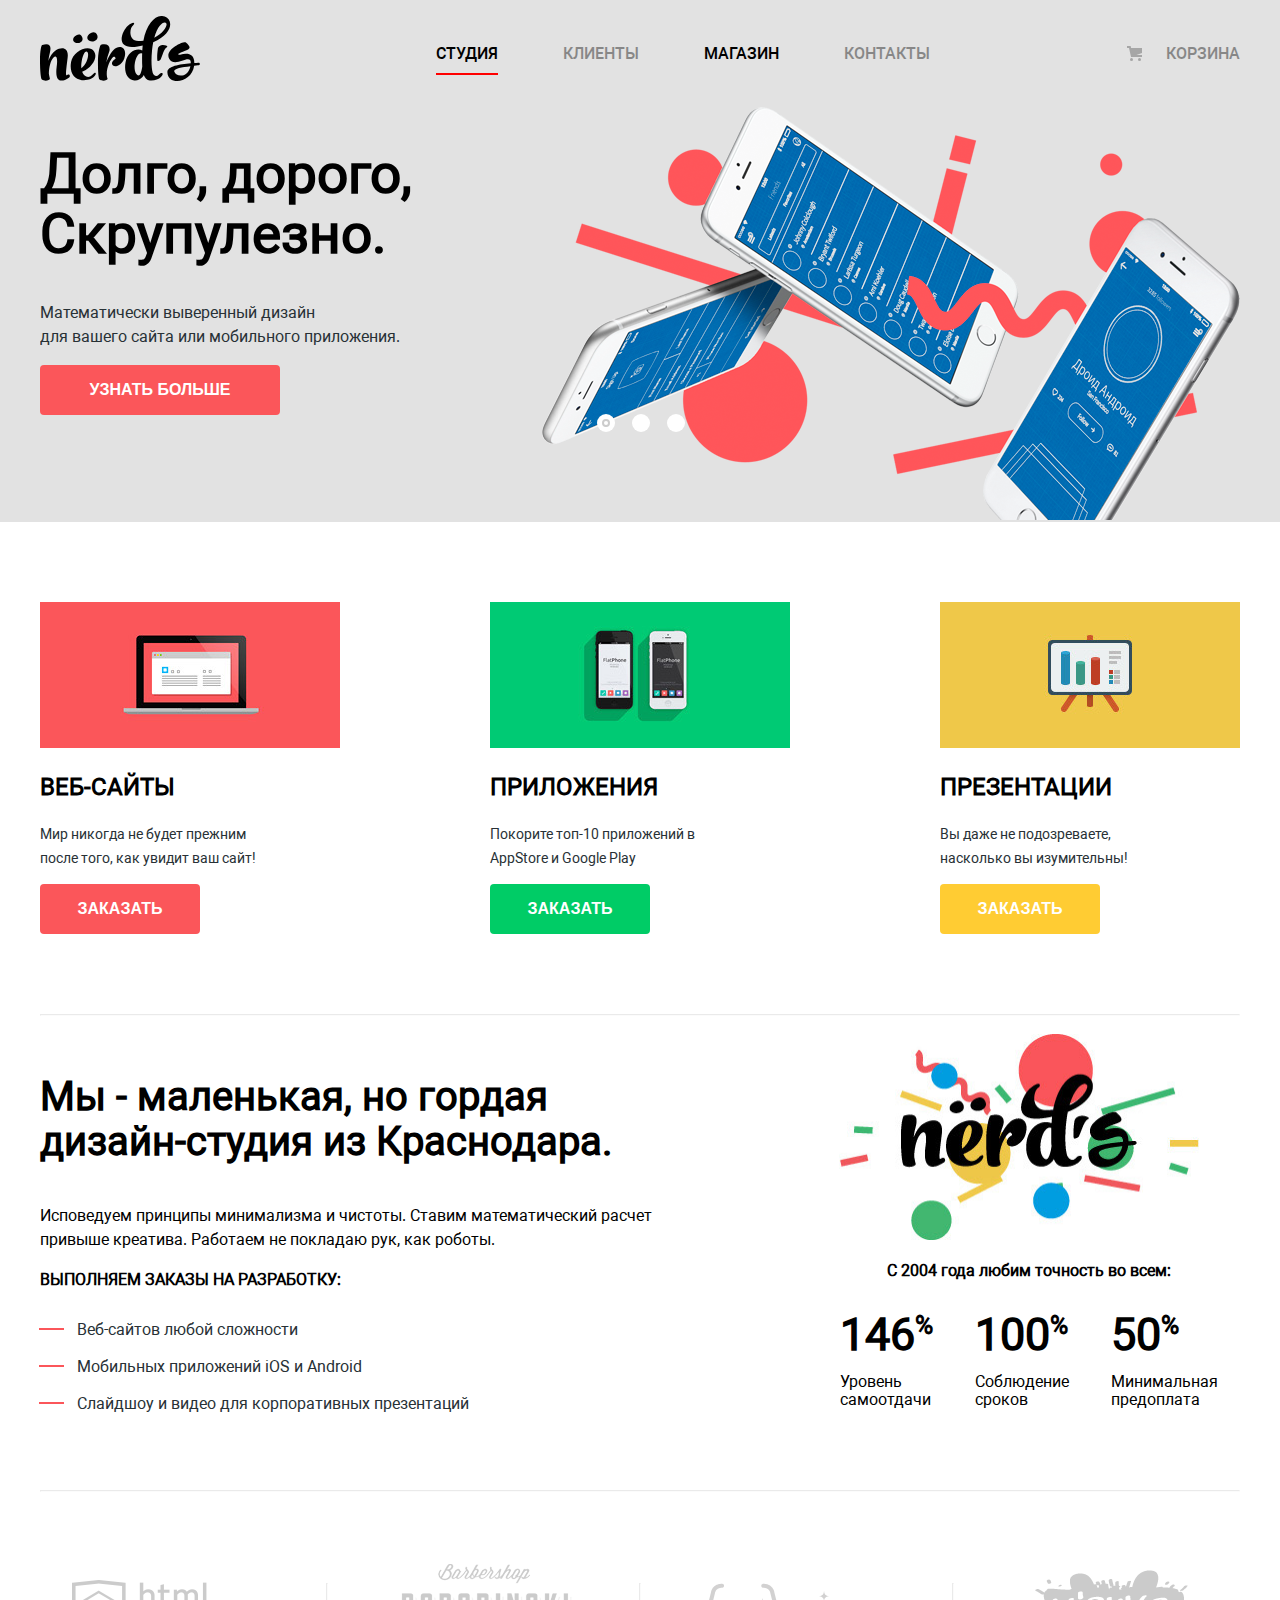
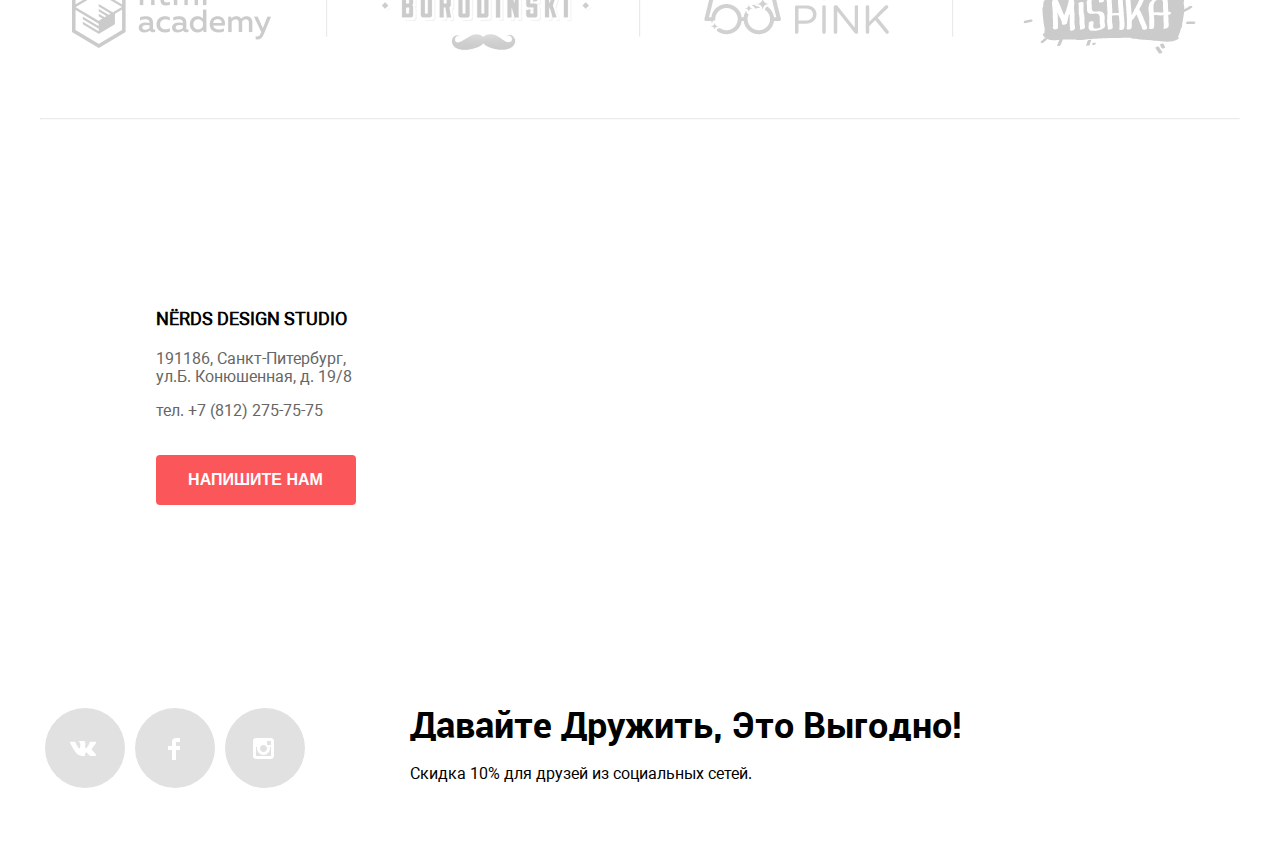
<file: index.html>
﻿<!DOCTYPE html>
<html lang="ru">
<head>
    <meta charset="UTF-8">
    <title>Главная страница "Nerd's"</title>
    <link rel="stylesheet" href="css/Style.css">
    <!-- Скрипт YMAP -->
    <script src="https://api-maps.yandex.ru/2.1/?apikey=f995437f-03a2-48ba-a815-92262155fffd&lang=ru_RU" type="text/javascript"></script>
</head>
<body>
    <div class="blur">
        <header class = "main-header">
        <div class = "wrapper">
            <nav class = "main-navigation">
                <ul class = "logo-list">
                    <li class = "navigation-item navigation-main-logo">
                        <a href = "#" class = "navigation-item main-logo">
                            <img src = "img/svg/nerds-logo.svg" alt = "Логотип Nerd's" width = "160" height = "65">
                        </a>
                    </li>
                </ul>
                <ul class = "navigation-list">
                    <li class = "navigation-item navigation-item-selected"><a href = "#">Студия</a></li>
                    <li class = "navigation-item navigation-item-disabled"><a href = "#">Клиенты</a></li>
                    <li class = "navigation-item"><a href = "catalog.html">Магазин</a></li>
                    <li class = "navigation-item navigation-item-disabled"><a href = "#">Контакты</a></li>
                </ul>
                <ul class = "navigation-backet">
                    <li class = "navigation-item navigation-backet-item navigation-item-disabled"><a href = "#">Корзина</a></li>
                </ul>
            </nav>
            <section class = "slider-advantages">
                <h1 class = "visually-hidden">Преимущества</h1>
                <ul class = "slider">
                    <li class = "slider-item slide-1  active">
                        <h1 class = "slider-advantage-title">
                            Долго, дорого, <br>
                            Скрупулезно.
                        </h1>
                        <p>
                            Математически выверенный дизайн <br>
                            для вашего сайта или мобильного приложения.
                        </p>
                        <button class = "advantage-button button-red button">
                            Узнать больше
                        </button>
                    </li>
                    <li class= " slider-item slide-2" >
                        <h1 class = "slider-advantage-title">
                            Любим математику<br>
                            как никто другой.
                        </h1>
                        <p>
                            Никакого креатива, только математические формулы <br>
                            для расчета идеальных пропорций.
                        </p>
                        <button class = "advantage-button button-red button">
                            Узнать больше
                        </button>
                    </li>
                    <li class = "slider-item slide-3">
                        <h1 class = "slider-advantage-title">
                            Только ночь, <br>
                            только хардкор.
                        </h1>
                        <p>
                            Работать днем, Как все? Мы против этого <br>
                            Ближе к полуночи работа только начинается.
                        </p>
                        <button class = "advantage-button button-red button" href = "#">
                            Узнать больше
                        </button>
                    </li>
                </ul>
                <div class = "control-panel">
                    <span class = "slide-button select" id = "slide-1-radio"></span>
                    <span class = "slide-button" id = "slide-2-radio"></span>
                    <span class = "slide-button" id = "slide-3-radio"></span>
                </div>
            </section>
        </div>
        </header>
        <main>
        <div class = "wrapper">
            <section class = "products-nerds">
                <h1 class = "visually-hidden">Продукция</h1>
                <ul class = "product-list">
                    <li class = "product-item">
                        <img src = "img/index_products/web.jpg" width = "300" height="146" alt = "Веб-сайты">
                        <h2>Веб-сайты</h2>
                        <p> 
                            Мир никогда не будет прежним <br>
                            после того, как увидит ваш сайт!
                        </p>
                        <button class = "product-button button-red button">Заказать</button>
                    </li>
                    <li class = "product-item">
                        <img src = "img/index_products/app.jpg" width = "300" height="146" alt = "Приложения">
                        <h2>Приложения</h2>
                        <p> 
                            Покорите топ-10 приложений в <br>
                            AppStore и Google Play
                        </p>
                        <button class = "product-button button-green button">Заказать</button>
                    </li>
                    <li class = "product-item">
                        <img src = "img/index_products/presentation.jpg" width = "300" height="146" alt = "Презентации">
                        <h2>Презентации</h2>
                        <p> 
                            Вы даже не подозреваете, <br>
                            насколько вы изумительны!
                        </p>
                        <button class = "product-button button-yellow button">Заказать</button>
                    </li>
                </ul>
            </section>
            <hr>
            <section class = "about-us">
                    <h1 class = "visually-hidden"> О нас</h1>
                    <section class = "summary">
                        <h3>
                            Мы - маленькая, но гордая<br>
                            дизайн-студия из Краснодара.
                        </h3>
                        <p>
                            Исповедуем принципы минимализма и чистоты. Ставим математический расчет <br>
                            привыше креатива. Работаем не покладаю рук, как роботы.
                        </p>
                        <ul class = "order-type-list">
                            <h2>Выполняем заказы на разработку:</h2>
                            <li class = "order-type-item">Веб-сайтов любой сложности</li>
                            <li class = "order-type-item">Мобильных приложений iOS и Android</li>
                            <li class = "order-type-item">Слайдшоу и видео для корпоративных презентаций</li>
                        </ul>
                    </section>
                    <section class = "statistic">
                        <h1 class = "visually-hidden">Статистика</h1>
                        <img src = "img/index_products/nerds_logo_about.jpg" alt = "Логотип Nerds" width = "360" height = "206" >
                        <table class = "statistic">
                            <caption><h4>С 2004 года любим точность во всем:</h4></caption>
                            <tr class = "procent">
                                <td>146<sup>%</sup></td>
                                <td>100<sup>%</sup></td>
                                <td>50<sup>%</sup></td>
                            </tr>
                            <tr class = "lvl">
                                <td>
                                    Уровень<br>
                                    самоотдачи
                                </td>
                                <td>
                                    Соблюдение <br> 
                                    сроков
                                </td>
                                <td>
                                    Минимальная <br>
                                    предоплата
                                </td>
                            </tr>
                        </table>
                    </section>
            </section>
            <hr>
        </div>
            <div class = "wrapper">
                <section class = "partners">
                    <h1 class = "visually-hidden">Партнеры</h1>
                    <ul class="partners-list">
                        <li class="partners-item"><a href="#"><img src="img/partners/html_academy.png" alt="HTML Academy"></a></li><hr>
                        <li class="partners-item"><a href="#"><img src="img/partners/borodinski.png" alt="Barbershop Borodinski"></a></li><hr>
                        <li class="partners-item"><a href="#"><img src="img/partners/pink.png" alt="Pink"></a></li><hr>
                        <li class="partners-item"><a href="#"><img src="img/partners/mishka.png" alt="Mishka"></a></li>
                    </ul>
                </section>
                <hr>
            </div>
            <section class = "our-location">
                <div class = "wrapper">
                    <h1 class = "visually-hidden">Контактные данные</h1>
                    <div class = "address">
                            <h2>NЁRDS DESIGN STUDIO</h2>
                            <p>191186, Санкт-Питербург,<br>
                            ул.Б. Конюшенная, д. 19/8</p>
                            <p>тел. +7 (812) 275-75-75</p>
                            <br>
                            <button class = "modal-call button button-red">Напишите нам</button>
                    </div>
                </div>
                <div id="map"></div>
            </section>
        </main>
        <div class = "wrapper">
        <footer class = "main-footer">
            <div class = "social">
                <ul class = "social-list">
                    <li class="social-item"><a class = "social-icon social-icon-vk" href="#"><span class="visually-hidden">Вконтакте</span></a></li>
                    <li class="social-item"><a class = "social-icon social-icon-fb" href="#"><span class="visually-hidden">Фейсбук</span></a></li>
                    <li class="social-item"><a class = "social-icon social-icon-inst" href="#"><span class="visually-hidden">Инстаграм</span></a></li>
                </ul>
                <div class = "text-footer">
                    <h4>Давайте дружить, это выгодно!</h4>
                    <p>Скидка 10% для друзей из социальных сетей.</p>
                </div>
            </div>
        </footer>
        </div>
    </div>
    <section class = "modal-window">
            <div class = "modal-wrapper">
                <span class="close-cross"></span>
                <h2 class = "modal-title">Напишите нам</h2>
                <form id = "modal" class = "modal-form" method = "post" action = "action.php">
                    <label>Ваше имя:<br>
                        <input type = "text" placeholder = "Представьтесь, пожалуйста" id = "user-name">
                    </label>
                    <label>Ваш e-mail:<br>
                        <input type = "email" placeholder = "Для отправки ответа" id = "user-email">
                    </label>
                    <label>Текст письма:<br>
                        <textarea placeholder = "В свободной форме" id = "user-text"></textarea>
                    </label>
                </form>
                <button class = "button button-red modal-button" type = "submit" form = "modal">Отправить</button>
            </div>
        </section>
    <script type = "text/javascript" src = "JS/Script.js"></script>
    <script type = "text/javascript" src = "JS/Modal.js"></script>
    <script type = "text/javascript" src = "JS/Map.js"></script>
</body>
</html>
</file>
<file: css/Style.css>
@font-face{
    font-family: "RobotoRegular";
    src:url("../fonts/roboto.woff") format('woff'),
        url("/fonts/roboto.woff2") format('woff2');
}

@font-face{
    font-family: "RobotoMedium";
    src:url("../fonts/robotomedium.woff") format('woff'),
        url("../fonts/robotomedium.woff2") format('woff2');
}
@font-face{
    font-family: "RobotoBold";
    src:url("../fonts/robotobold.woff") format('woff'),
        url("../fonts/robotobold.woff2") format('woff2');
}
/*-----------------Общие стили------------------- */

.visually-hidden{
    display: none;
}

ul{
    padding: 0px;

    list-style: none;
}


/*Состояния кнопок-ссылок*/
.button-red{
    background: #fb565a;
}

.button-green{
    background: #00cc66;
}

.button-yellow{
    background: #ffcc33;
}

.button-red:hover{
    background: #e74246;
}

.button-red:active{
    color: rgba(255,255,255,0.2);

    background: #d7373b;

    box-shadow: inset 0px 3px #c13135;
}

.button-green:hover{
    background: #00bc6c;
}

.button-green:active{
    color: rgba(255,255,255,0.2);

    background: #00aa62;

    box-shadow: inset 0px 3px #009966;
}

.button-yellow:hover{
    background: #eab534;
}

.button-yellow:active{
    color: rgba(255,255,255,0.2);

    background: #e5a722;

    box-shadow: inset 0px 3px #ce961f;
}

.button{
    display: inline-block;
    width: 160px;
    height: 50px;
    border: none;

    font-size: 16px;
    line-height: 18px;
    font-weight: 600;
    color: #fff;
    text-transform: uppercase;
    text-align: center;

    border-radius: 4px;

    cursor: pointer;
}

hr{
    background: #eeeeee;
    opacity: 0.2;
}

body{
    margin: 0px;
    padding: 0px;

    font-family: 'RobotoRegular','TimesNewRoman',sans-serif;

    background: #fff;
}

td{
    padding: 5px 20px;
}

/*----------------- Навигация ------------------- */
.wrapper{ /*Центровщик*/
    width: 1200px;
    margin: 0 auto;
    padding: 0px 20px;
}

.main-header{
    background-color:#e2e2e2;
}

.main-navigation{
    display: flex;
    justify-content: space-between;
    width: 100%;
}

.navigation-list{
    display: flex;
    flex-direction: row;
    justify-content: space-around;
    align-items: center;
    flex-wrap: wrap;
    width: 560px;
}

.main-logo > img:hover{
    opacity: 0.7;
}

.main-logo > img:active{
    opacity: 0.3;
}

.navigation-main-logo{
    justify-content: left;
}

.navigation-item a{
    font-size: 16px;
    line-height:30px;
    font-weight: 400;
    font-family: "RobotoMedium";
    color: #000;
    text-transform: uppercase;
    text-decoration: none;
}

.navigation-item a:hover{
    color: #fb565a;
}

.navigation-item a:active{
    color: #000;

    opacity: 0.2;
}

.navigation-item-disabled a,
.navigation-item-disabled a:hover,
.navigation-item-disabled a:active{
    color: #000;

    opacity: 0.4;
    cursor: default;
}

.navigation-item-selected > a{
    padding-bottom: 10px;
    border-bottom: 2px solid red;
}

.navigation-backet{
    position: relative;

    display: flex;
    align-items: center;
    flex-wrap: wrap;
    justify-content: right;
}

.navigation-backet::before{
    content: "";

    position: absolute;
    left: -39px;
    top: 30px;

    width: 15px;
    height: 15px;

    background-image: url("../img/svg/cart-icon.svg");
    background-repeat: no-repeat;
}

.navigation-backet-item{
    display: inline-flex;
}

/*-----------------Слайдер------------------- */

.slider-advantages{
    position: relative;

    height: 415px;

    overflow: hidden;
}   

.slider{
    position: absolute;

    display: flex;
    margin: 0;
    height: 100%;
    width: 3480px;

    transition: all 1s ease-in-out;
    -webkit-transition: all 1s ease-in-out;
    -moz-transition: all 1s ease-in-out;
    -ms-transition: all 1s ease-in-out;
    -o-transition: all 1s ease-in-out;
}

.slider-item{
    display: block;
    flex-shrink: 0;
    width: 1200px;
    height: 415px;

    transition: all 1s ease 0s;
    -webkit-transition: all 1s ease 0s;
    -moz-transition: all 1s ease 0s;
    -ms-transition: all 1s ease 0s;
    -o-transition: all 1s ease 0s;
}

.slide-1,
.slide-2,
.slide-3{
    background-repeat: no-repeat;
    background-position-x: right;   
}

.slide-1{
    background-image: url("../img/index_products/slide1.png");  
}

.slide-2{
    background-image: url("../img/index_products/slide2.png"); 
}

.slide-3{
    background-image: url("../img/index_products/slide3.png"); 
}

.slider-advantage-title{
    font-size: 55px;
    line-height: 60px;
    font-weight: 600;
    color: #000;

    text-decoration: none;
}

.slider-item > p{
    font-size: 16px;
    line-height: 24px;
    font-weight: 400;
    color: #283136;
}


.control-panel{
    position: absolute;
    bottom: 90px;
    left: 45%;    

    display: flex; 
}

.slide-button{
    position: relative;
    z-index: 2;
    
    display: inline-flex;
    margin-left: 17px;
    width: 18px;
    height: 18px;

    background-color: #fff;
    border-radius: 50%;

    cursor: pointer;
}

.select::before{
    content: '';

    position: absolute;
    left: 5px;
    top: 5px;

    width: 4px;
    height: 4px;
    border: 2px solid #ccc;

    border-radius: 20px; 
    background-color: #fff;
}

.advantage-button{
    width: 240px;
    height: 50px;
}

/*---------------Продукция--------------*/

.product-list{
    display: flex;
    flex-direction: row;
    justify-content: space-between;
    width: 100%;
    margin-top: 80px;
    margin-bottom: 80px;
}

.product-item > h2{
    font-size: 24px;
    line-height: 30px;
    font-weight: 700;
    text-transform: uppercase;
}

.product-item > p{
    font-size: 14px;
    line-height: 24px;
    font-weight: 400;
    color: #283136;
}

/*---------------О нас-------------- */
.about-us{
    display: flex;
    justify-content: space-between;
    width: 1200px;
    padding-top: 10px;
    padding-bottom: 50px;
}

.summary{
    width: 660px;
    padding-right: 20px;
}

.summary > h3{
    font-size: 40px;
    line-height: 45px;
    font-weight: 600;
}

.summary > p{
    font-size: 16px;
    line-height: 24px;
    font-weight: 400;
}

.order-type-list > h2{
    font-size: 16px;
    line-height: 24px;
    font-weight: bold;
    color:#000;
    text-transform: uppercase;
}

.order-type-item{
    position: relative;

    margin-left: 37px;

    font-size: 16px;
    line-height: 24px;
    font-weight: 400;
    color: #283136;
}

.order-type-item::before{
    content: "";
    
    position: absolute;
    left: -38px;
    top: 23px;

    display: block;
    width: 25px;
    height: 2px;

    background-image: url("../img/index_products/list-style-img.jpg");
    background-repeat: no-repeat;
    background-position: 0 0;
}
/*---------------Статистика--------------------*/

.order-type-item{
    padding-top: 13px;
}

.statistic{
    display: flex;
    flex-direction: column;
    align-items: center;
    padding-left: 20px;
}

.statistic-title{
    font-size: 18px;
    line-height: 24px;
    font-weight: 700;
    text-transform: uppercase;
}

.procent{
    font-size: 45px;
    font-weight: 700;
}

sup{
    font-size: 25px;
}

.lvl{
    font-size: 16px;
    line-height: 18px;
}

/*-------------Партнеры----------------------*/

.partners-list{
    display: flex;
    flex-direction: row;
    justify-content: space-between;
    align-items: baseline;
    padding-top: 10px;
}

.partners-list > hr{ 
    height: 52px;
    margin: auto;
}

.partners-item{
    opacity: 0.2;
}

.partners-item:hover{
    opacity: 1;
}

.partners-item:active{
    opacity: 0.2;
}

/*------Местоположение-------*/

.our-location{
    position: relative;

    height: 420px;
    margin-top: 70px;

    background-color: #fff;
}

#map{
    position: relative;
    z-index: 1;

    width: 100%;
    height: 100%;
}

.map-pointer{
    position: absolute;
    top: 81px;
    left: 600px;

    width: 350px;
    height: 190px;

    background-image: url("../img/index_products/map-marker.png");
}

.address {
    position: absolute; 
    top: 59px;
    left: 112px;
    z-index: 2;

    padding: 49.5px 43.5px;

    background-color: #fff;
}

.address > p{
    font-size:16px;
    line-height:18px;
    font-weight:400;
    color:#666;
}

.address > h2{
    margin-top: 5px;

    font-size:18px;
    line-height:30px;
    font-weight:700;
    text-transform: uppercase;
}

.modal-call{
    width: 200px;
}

/*-----------Футер-----------*/
.social{
    display: flex;
    flex-direction: row;
    align-items: center;
    margin: 50px 0px 40px 0px;
}

.social-list{
    display: flex;
    align-items: center;
    flex-direction: row;
    justify-content: space-around;
    width: 270px;
    margin-top: 48px;
    margin-right: 0px;

    list-style:none;
}

.social-item > img{
    margin: 10px;
}

.text-footer{
    margin-left: 100px;

}

.text-footer > h4{
    margin-bottom: 0px;

    font-family: "RobotoBold";
    font-size: 36px;
    line-height: 36px;
    font-weight: 700;
    text-transform: capitalize;
}

.text-footer > p{
    font-size: 16px;
    line-height: 22px;
    font-weight: 400;
}

/*----------feedback форма-------*/

.modal-title{
    font-size: 45px;
    line-height: 45px;
    font-weight: 600;
}

.modal-form > label{
    font-size: 16px;
    line-height: 18px;
    font-weight: 600;
}

.social-icon{
    position: relative;
    float: left;
    width: 80px;
    height: 80px;

    border-radius: 50%;
    background: #e1e1e1;
}
.social-icon:hover{
    background: #e74246;
}
.social-icon:focus{
    background: #d7373b;
    box-shadow: inset 0px 3px #c13135;
}

.icon-cart-icon::before {
    content: url("../img/svg/cart-icon.svg");

    color: #fff;
}
.social-icon-fb::before {
    content: url("../img/svg/fb-icon.svg");

    color: #fff;
}
.social-icon-inst::before {
    content: url("../img/svg/insta-icon.svg");

    color: #fff;
}
.social-icon-vk::before {
    content: url("../img/svg/vk-icon.svg");

    color: #fff;
}

.social-icon-vk::before, .icon-cart-icon::before,
.social-icon-fb::before, .social-icon-inst::before{
    position: absolute;
    left: 25px;
    top: 33px;
}
.social-icon-fb::before{
    left: 33px;
    top: 30px;
}
.social-icon-inst:before{
    left: 28px;
    top: 30px;
}

.social-icon-fb:focus:before,
.social-icon-inst:focus:before,
.social-icon-vk:focus:before{
    opacity: 0.3;
}

/*------Catalog.html------*/

.header-title{
    padding: 9px 0 110px 0;

    font-family: "RobotoMedium";
    font-size: 50px;
    line-height: 50px;
    font-weight: 600;
    text-align: center;
}

.sorting{
    display: flex;
    justify-content: space-between;
    align-items: baseline;
    margin-bottom: 33px;
}

.sorting h2{
    font-size: 18px;
    line-height: 18px;
    font-weight: 700;
    text-transform: uppercase;
}

.sorting-by{
    display: flex;
    flex-direction: row;
    justify-content: space-between;
    width: 363px;

    text-transform: uppercase;
}

.sorting-by-elements a{
    font-size: 14px;
    line-height: 18px;    
    color: #000;
    
    text-decoration: none;
    opacity: 0.3;
}

.sorting-by-elements a:hover{
    opacity: 0.6;
}

.active-sort a,
.sorting-by-elements a:active{
    color: #000;

    opacity: 1;
}

.sort-down{
    display: block;
    width: 0;
    height: 0;
    border-top: 15px solid RGBA(0,0,0,0.3);
    border-right: 8px solid transparent;
	border-left: 8px solid transparent;
    margin-left: 48px;
}

.sort-up{
    display: block;
    width: 0;
	height: 0;
    border-right: 8px solid transparent;
    border-bottom: 15px solid RGBA(0,0,0,0.3);
	border-left: 8px solid transparent;
}

.active-sort-order,
.sort-up:active{
    border-top-color: #000000;
    border-bottom-color: #000000;
}

.sort-up:hover,
.sort-down:hover{
    border-bottom-color: rgba(0,0,0,0.6);
}

.ready-template{
    width: 760px;
}

.wrapper-flex-catalog{
    display: flex;
    justify-content: space-between;
}

.wrapper-flex-template-catalog{
    display: flex;
    flex-direction: column;
}

.template-list{
    display: flex;
    flex-direction: row;
    flex-wrap: wrap;
    justify-content: space-between;
}

.buttons-template{
    position: relative;

    display: block;
    width: 360px;
    height: 40px;
    border-top-right-radius: 3px;
    border-top-left-radius: 3px;

    background: #e9e9e9;

    transition: all 0.35s ease-in-out;
    -webkit-transition: all 0.35s ease-in-out;
    -moz-transition: all 0.35s ease-in-out;
    -ms-transition: all 0.35s ease-in-out;
    -o-transition: all 0.35s ease-in-out;
}

.template-item{
    position: relative;

    width: 360px;
    height: 616px;
    border: 1px solid #e9e9e9;
    border-top-left-radius: 5px;
    border-top-right-radius: 5px;
    margin-bottom: 33px;

    transition: all 0.35s ease-in-out;
    -webkit-transition: all 0.35s ease-in-out;
    -moz-transition: all 0.35s ease-in-out;
    -ms-transition: all 0.35s ease-in-out;
    -o-transition: all 0.35s ease-in-out;
}

.template-describe{
    position: absolute;
    bottom: 0;

    width: 360px;
    height: 231px;

    background: #eee;
    opacity: 0;

    transition:all 0.35s ease-in-out;
    -webkit-transition:all 0.35s ease-in-out;
    -moz-transition:all 0.35s ease-in-out;
    -ms-transition:all 0.35s ease-in-out;
    -o-transition:all 0.35s ease-in-out;
}

.button-buy-template{
    display: inline-block;
    width: 200px;
}

.template-discribe-wrapper{
    display: flex;
    flex-direction: column;
    align-items: center;
    align-content: center;
}

.template-discribe-wrapper h3{
    font-size: 18px;
    line-height: 30px;
    font-weight: 700;
}

.template-discribe-wrapper span{
    margin-bottom: 30px;

    font-size: 16px;
    line-height: 18px;
    font-weight: 300;
    text-align: center;
}

.template-item:hover .template-describe{
    opacity: 1;
}

.template-item:hover{
    box-shadow: 0px 6px 16px 1px RGBA(0,1,1,0.25);
}

.template-item:hover .buttons-template{
    background: #4d4d4d; 
}

.buttons-template i{
    position: absolute;
    top: 13px;
    left: 38px;

    display: block;
    width: 14px;
    height: 14px;

    border-radius: 50%;
    background: #fff;
}

.buttons-template i::before{
    content: "";
    position: absolute;
    right: 24px;

    display: block;
    width: 14px;
    height: 14px;

    background: #fff;
    border-radius: 50%;
}


.buttons-template i::after{
    content: "";

    position: absolute;
    left: 24px;

    display: block;
    width: 14px;
    height: 14px;

    background: #fff;
    border-radius: 50%;
}

.form-sidebar{
    width: 260px;   
    min-height: 780px;
}

.form-sidebar fieldset{
    border: none;
    padding: 0;
}

.form-sidebar fieldset:first-child{
    margin: 0 0 45px 0;
}

legend{
    margin: 0 0 14px 0;
    padding: 0;

    font-size: 18px;
    line-height: 30px;
    font-weight: 700;
    text-transform: uppercase;
}

.breadcrumbs{
    display: flex;
    width: 460px;
}

.breadcrumbs-item{
    width: 50px;
    height: 50px;
    margin-right: 11px;

    border-radius: 3px;
    background: #eee;
}

.breadcrumbs-item:hover{
    background: #dfdfdf;
}

.breadcrumbs-item:active{
    box-shadow: inset 0px 3px #bfbfbf;
    background: #d5d5d5;
}

.breadcrumbs-item:active a{
    opacity: 0.3;
}

.breadcrumbs-next{
    width: 257px;

    text-transform: uppercase;
}

.breadcrumbs-item a{
    display: block;
    margin: 0 auto;
    padding-top: 15px;
    padding-bottom: 15px;

    font-size: 16px;
    line-height: 18px;
    font-weight: 600;
    color: #000;
    text-align: center;

    text-decoration: none;
}

.breadcrumbs-select,
.breadcrumbs-select:hover,
.breadcrumbs-select:active{
    box-sizing: content-box;
    width: 44px;
    height: 44px;
    border: 3px solid #eee;
    
    background: #fff;

    cursor: default
}

.breadcrumbs-select a{
    padding-top: 12px;
    padding-bottom: 14px;

    cursor: default;
}

/*--------Модальное окно-----------*/

.modal-window{
    position: fixed; 
    left: 240px;
    top: 2600px;
    z-index: 5;

    width: 960px;
    height: 590px;
    margin: 100px auto;

    background-color: #fff;
    box-shadow: 0 20px 30px rgba(0,0,0,0.5);
}

.modal-wrapper{
    box-sizing: border-box;
    position: relative;
    
    padding: 20px 84px 100px 84px;
}

.modal-form{
    display: flex;
    flex-direction: row;
    flex-wrap: wrap;
    width: 773px;
}

.modal-form input{
    box-sizing: border-box;
    width: 350px;
    height: 45px;
    margin-top: 10px;
    padding-left: 14px;

    border-radius: 3px;
    border-color: #ccc;

    font-family: "RobotoRegular";
    font-size: 16px;
    line-height: 18px;

    opacity: 0.5;
}

.modal-form label:nth-child(2){
    margin-bottom: 30px;
    margin-left: 73px;
}

.modal-form label:nth-child(3){
    flex-grow: 1;
}

.modal-form label:nth-child(3) textarea{
    box-sizing: border-box;
    width: 100%;
    height: 120px;
    margin-top: 10px;
    margin-bottom: 47px;
    padding-top: 11px;
    padding-left: 13px;

    border-radius: 3px;
    
    font-family: "RobotoRegular";
    font-size: 16px;
    line-height: 18px;

    opacity: 0.5;
}
.modal-button{
    font-family: inherit;
    width: 260px;
    font-weight: 600;
}

.close-cross{
    position: absolute;
    right: 95px;
    top: 80px;

    display: block;
    width: 21px;
    height: 21px;

    background-image: url("../img/svg/close-cross.svg");
    opacity: 0.3;
    cursor: pointer;
}

.close-cross:hover{
    opacity: 1;
}

.close-cross:active{
    opacity: 0.1;
}

.range-div{
    width: 260px;
    height: 80px;

    background: #eee;
    border-radius: 5px;
}

.second-label{
    margin-left: 22px;
}

input[type="number"]{
    font-family: 'RobotoRegular','TimesNewRoman',sans-serif;
    font-size: 16px;
    line-height: 22px;
}

/* Настройка бегунка в форме catalog.html */
input[type=range] {
    -webkit-appearance: none;
    width: 225px;
    height: 36px;
    margin-top: 2px;
    margin-left: 15px;
    padding-top: 20px;
    padding-bottom: 20px;

    background: #eee;
}

input[type=range]:focus {
    outline: none;
}
/* Range' track в Chrome */
input[type=range]::-webkit-slider-runnable-track {
    width: 100%;
    height: 2px;
    
    animation: 0.2s;

    background: #d7dcde;
    border-radius: 1.3px;
    cursor: pointer;
}

/* Range' thumb in Chrome*/
input[type=range]::-webkit-slider-thumb {
    width: 20px;
    height: 20px;
    border: 8.3px solid #fff;
    margin-top: -10px;

    border-radius: 50%;
    background: #ababab;
    box-shadow: 0 2.3px #cccdcd;
    cursor: pointer;

    /*Скрытие дефолтного слайдера */
    -webkit-appearance: none;
}

/* Range' track in Mozilla*/
input[type=range]::-moz-range-track {
    width: 100%;
    height: 2px;

    animation: 0.2s;

    background: #d7dcde;
    border-radius: 1.3px;
    cursor: pointer;
}

/* Range' thumb in Mozilla*/
input[type=range]::-moz-range-thumb {
    width: 3px;
    height: 3px;
    border: 9px solid #fff;

    border-radius: 50%;
    background: #ababab;
    cursor: pointer;
    box-shadow: 0 2.3px #cccdcd;
}

/* Lower-fill for Mozilla */
input[type="range"]::-moz-range-progress{
    background: #00ca74;
}

/* Upper-fill for Mozilla  */
input[type="range"]::-moz-range-track {
    background: #d7dcde;
}

/* Range' track in ME*/
input[type=range]::-ms-track {
    width: 100%;
    height: 2px;
    border-color: transparent;
    border-width: 16px 0;

    color: transparent;

    animation: 0.2s;
    -webkit-animation: 0.2s;

    background: transparent;
    cursor: pointer;
}

/* Range' color setting for  lower in ME */
input[type=range]::-ms-fill-lower {
    border: none;
    
    border-color: transparent;
    background: #d7dcde;
    box-shadow: none;
}

/* Range' color setting for upper in ME */
input[type=range]::-ms-fill-upper {
    border: none;
    border-color: transparent;

    background: #d7dcde;
    box-shadow: none;
}

/* Range' thumb in ME*/
input[type=range]::-ms-thumb {
    width: 4px;
    height: 4px;
    margin-top: -1px;
    border: 9px solid #fff;

    border-radius: 50%;
    background: #ababab;
    cursor: pointer;
    box-shadow: 0 2.3px #cccdcd;
}

/*Fill upper Range before thumb */
input[type=range]::-ms-fill-lower {
    background: #00ca74;
}

/*Fill upper Range before thumb */
input[type=range]::-ms-fill-upper {
    background: #d7dcde;
}

.form-sidebar input[type = "number"]{
    width: 80px;
    height: 38px;
    border: none;
    margin-top: 14px;
    margin-left: 10px;

    font-size: 16px;
    text-align: center;
    
    background: #eee;
    border-radius: 3px;
}

input::-webkit-outer-spin-button,
input::-webkit-inner-spin-button {
    -webkit-appearance: none;
}

input[type='number'] {
    -moz-appearance: textfield;
}

.form-button{
    width: 260px;
    height: 50px;
    margin-top: 48px;

    color: #000;
}

.form-button:hover{
    background: #dfdfdf;
}

.form-button:active{
    color: RGBA(0,0,0,0.3);
    
    background: #d5d5d5;
    box-shadow: inset 0 3px #bfbfbf;
}

.value{
    display: flex;
    flex-direction: column;
    flex-wrap: wrap;
}

.cost-label{
    display: flex;
    justify-content: space-between;
}

.first-label{
    display: flex;
    width: 115px;
}

.first-label span,
.second-label span{
    font-size: 16px;
    line-height: 68px;
}

.first-label input{
    order: 1;
}

.second-label{
    display: flex;
    width: 115px;
}

.second-label input{
    order: 1;
}

.radio__text {
	position: relative;

    height: 22px;
    padding: 0 0 0 40px;
    
    font-weight: 500;
    line-height: 26px;
    font-weight: 500;
    color: #283136;

    transition: all ease-in-out 0.1s;
    -webkit-transition: all ease-in-out 0.1s;
    -moz-transition: all ease-in-out 0.1s;
    -ms-transition: all ease-in-out 0.1s;
    -o-transition: all ease-in-out 0.1s;

    cursor: pointer;
}
.radio__text:before {
    content: '';

    position: absolute;
    top: -3px;
    left: 0;

    width: 18px;
    height: 18px;
    border: 5px solid RGBA(77,77,77,0.4);

    transition: all ease-in-out 0.2s;
    -webkit-transition: all ease-in-out 0.2s;
    -moz-transition: all ease-in-out 0.2s;
    -ms-transition: all ease-in-out 0.2s;
    -o-transition: all ease-in-out 0.2s;

    border-radius: 50%;
    background: #FFF;
}
.radio__text:after {
    content: '';

    position: absolute;
    top: 7px;
    left: 11px;

    width: 7px;
    height: 7px;

    transform: scale(0);
    -webkit-transform: scale(0);
    -moz-transform: scale(0);
    -ms-transform: scale(0);
    -o-transform: scale(0);

    transition: all ease-in-out 0.2s;
    -webkit-transition: all ease-in-out 0.2s;
    -moz-transition: all ease-in-out 0.2s;
    -ms-transition: all ease-in-out 0.2s;
    -o-transition: all ease-in-out 0.2s;
    
    border-radius: 50%;
    background: RGBA(77,77,77,0.4);
    opacity: 0;
}
.radio input:checked + .radio__text:after {
    transform: scale(1);
    -webkit-transform: scale(1);
    -moz-transform: scale(1);
    -ms-transform: scale(1);
    -o-transform: scale(1);

    opacity: 1;
}
.radio input:hover + .radio__text:before{
    border-color: RGBA(77,77,77,1);
}
.radio input:hover + .radio__text:after{
    background: RGBA(77,77,77,1);
}

.radio input:disabled + .radio__text:before{
    border-color: RGBA(77,77,77,0.1);
}

.radio input:disabled + .radio__text:after{
    background: RGBA(77,77,77,0.1);
}

.radio input:disabled + .radio__text{
    color: RGBA(77,77,77,0.1);
}

label.checkbox{
    display: block;
    height: 30px;
    margin-top: 17px;
}

.radio input {
	position: absolute;
	z-index: -1;

	margin: 10px 0 0 7px;

    opacity: 0;
}

label.radio{
    display: block;
    height: 24px;
    padding-bottom: 16px;
}

.checkbox input {
	position: absolute;
	z-index: -1;

	margin: 10px 0 0 20px;

    opacity: 0;
}
.checkbox__text {
	position: relative;

	padding: 0 0 0 42px;
    
    height: 17px;
    line-height: 11px;
    font-weight: 500;

    cursor: pointer;
}
.checkbox__text:before {
    content: '';

    position: absolute;
    top: -8px;
    left: 0px;
    z-index: 0;

    width: 18px;
    height: 18px;
    border: 3px solid RGBA(166,166,166,0.3);

    border-radius: 3px;
    background: #fff;
}
.checkbox__text:after {
    content: '';

    position: absolute;
    top: -8px;
    left: 0px;
    z-index: 3;

    width: 25px;
    height: 20px;

    background: url("../img/svg/checkbox-on.svg");
    
    transform: scale(0);
    -webkit-transform: scale(0);
    -moz-transform: scale(0);
    -ms-transform: scale(0);
    -o-transform: scale(0);
    transition: transform .3s;
    -webkit-transition: transform .3s;
    -moz-transition: transform .3s;
    -ms-transition: transform .3s;
    -o-transition: transform .3s;
}
.checkbox input:hover + .checkbox__text::before {
	border-color: RGBA(77, 77, 77,1);
}

.checkbox input:checked + .checkbox__text::after {
    transform: scale(1);
    -webkit-transform: scale(1);
    -moz-transform: scale(1);
    -ms-transform: scale(1);
    -o-transform: scale(1);
}

.checkbox input:disabled + .checkbox__text {
	opacity: 0.3;
}

.checkbox input:disabled + .checkbox__text::before{
    border-color: RGBA(77, 77, 77,0.4);
}

.checkbox input:disabled + .checkbox__text::after {
	background: RGBA(77, 77, 77,0.4);
}
</file>
